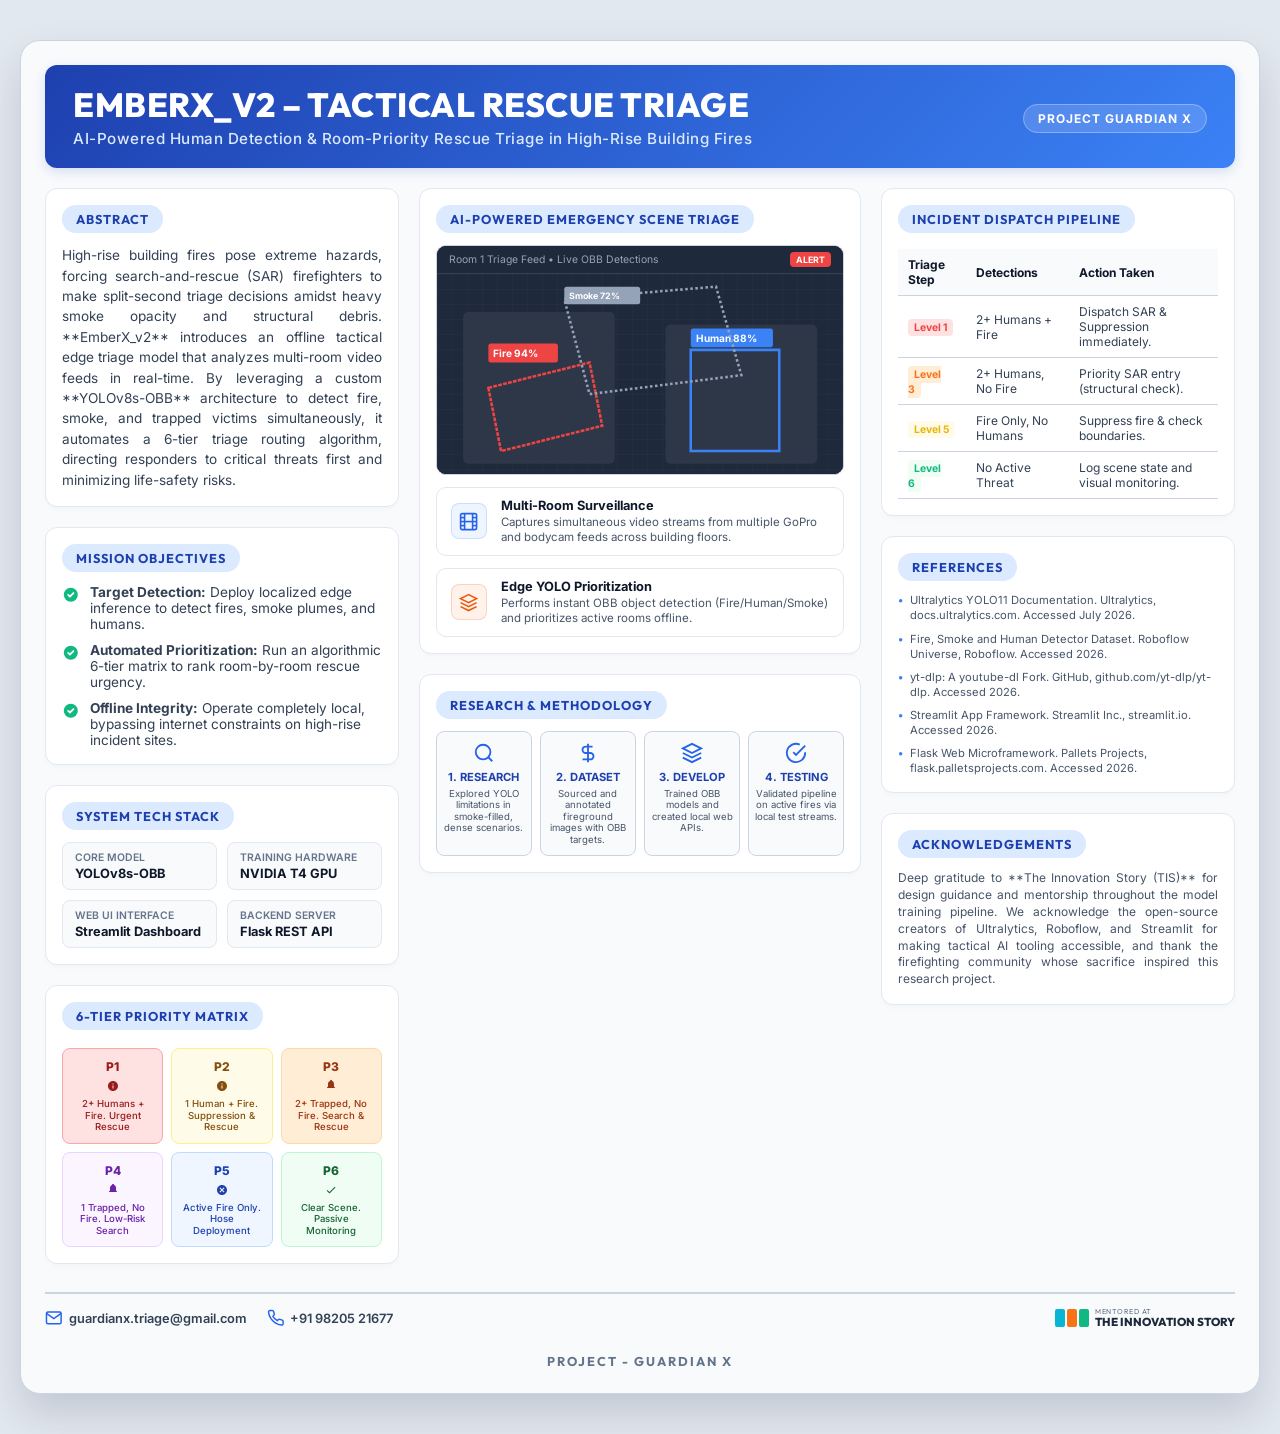
<file: infographic.html>
<!DOCTYPE html>
<html lang="en">
<head>
    <meta charset="UTF-8">
    <meta name="viewport" content="width=device-width, initial-scale=1.0">
    <title>EmberX_v2 Research & Solution Poster</title>
    <!-- Premium Fonts -->
    <link rel="preconnect" href="https://fonts.googleapis.com">
    <link rel="preconnect" href="https://fonts.gstatic.com" crossorigin>
    <link href="https://fonts.googleapis.com/css2?family=Outfit:wght@300;400;500;600;700;800&family=Inter:wght@300;400;500;600;700&display=swap" rel="stylesheet">
    <style>
        /* Theme Reset & Constants */
        * {
            box-sizing: border-box;
            margin: 0;
            padding: 0;
        }

        body {
            font-family: 'Inter', sans-serif;
            background-color: #e2e8f0; /* Grey neutral background for poster board framing */
            color: #1e293b;
            padding: 40px 20px;
            display: flex;
            justify-content: center;
            align-items: center;
            min-height: 100vh;
        }

        /* Widescreen Poster Board */
        .poster-board {
            width: 100%;
            max-width: 1400px;
            background-color: #f8fafc; /* Premium light slate poster background */
            border: 1px solid #cbd5e1;
            border-radius: 20px;
            box-shadow: 0 20px 40px rgba(15, 23, 42, 0.15);
            padding: 24px;
            display: flex;
            flex-direction: column;
            gap: 20px;
        }

        /* Header Block: Styled like 'Track My Things' blue header banner */
        .header-banner {
            width: 100%;
            background: linear-gradient(135deg, #1e40af, #3b82f6); /* Premium blue-to-light-blue gradient */
            border-radius: 12px;
            padding: 20px 28px;
            color: #ffffff;
            display: flex;
            justify-content: space-between;
            align-items: center;
            box-shadow: 0 4px 12px rgba(30, 64, 175, 0.15);
        }

        .header-left h1 {
            font-family: 'Outfit', sans-serif;
            font-size: 2.1rem;
            font-weight: 800;
            letter-spacing: 0.5px;
            line-height: 1.2;
            text-transform: uppercase;
        }

        .header-left p {
            font-size: 0.95rem;
            color: #dbeafe; /* Soft light blue secondary text */
            margin-top: 4px;
            font-weight: 500;
            letter-spacing: 0.5px;
        }

        .header-right {
            text-align: right;
        }

        .header-right .project-tag {
            background-color: rgba(255, 255, 255, 0.15);
            border: 1px solid rgba(255, 255, 255, 0.3);
            border-radius: 20px;
            padding: 6px 14px;
            font-size: 0.75rem;
            font-weight: 700;
            text-transform: uppercase;
            letter-spacing: 1px;
        }

        /* 3-Column Content Grid: Similar to 'VoltCast' and 'Track My Things' */
        .content-grid {
            display: grid;
            grid-template-columns: 1fr 1.25fr 1fr;
            gap: 20px;
        }

        @media (max-width: 1024px) {
            .content-grid {
                grid-template-columns: 1fr;
            }
        }

        /* Card Elements */
        .card {
            background-color: #ffffff;
            border: 1px solid #e2e8f0;
            border-radius: 12px;
            padding: 16px;
            box-shadow: 0 4px 6px -1px rgba(0, 0, 0, 0.02), 0 2px 4px -1px rgba(0, 0, 0, 0.01);
            display: flex;
            flex-direction: column;
            gap: 12px;
            margin-bottom: 20px;
        }

        .card:last-child {
            margin-bottom: 0;
        }

        /* Section Pills: Similar to 'Track My Things' pill headers */
        .section-pill {
            display: inline-block;
            background-color: #dbeafe; /* Soft blue fill */
            color: #1e40af; /* Hard blue text */
            font-family: 'Outfit', sans-serif;
            font-size: 0.8rem;
            font-weight: 700;
            text-transform: uppercase;
            letter-spacing: 1px;
            padding: 6px 14px;
            border-radius: 50px;
            width: fit-content;
        }

        /* Alternative grey section header style (from VoltCast) */
        .section-pill-grey {
            background-color: #f1f5f9;
            color: #475569;
            border: 1px solid #cbd5e1;
        }

        /* Paragraphs & Text lists */
        .card-text {
            font-size: 0.85rem;
            line-height: 1.5;
            color: #334155;
            text-align: justify;
        }

        .objectives-list {
            list-style: none;
            display: flex;
            flex-direction: column;
            gap: 10px;
        }

        .objectives-list li {
            font-size: 0.85rem;
            color: #334155;
            display: flex;
            gap: 10px;
            align-items: flex-start;
        }

        .objectives-list li svg {
            flex-shrink: 0;
            margin-top: 2px;
        }

        /* Tech Stack Tags */
        .tech-grid {
            display: grid;
            grid-template-columns: repeat(2, 1fr);
            gap: 10px;
        }

        .tech-item {
            background-color: #f8fafc;
            border: 1px solid #e2e8f0;
            border-radius: 8px;
            padding: 8px 12px;
            display: flex;
            flex-direction: column;
        }

        .tech-item span {
            font-size: 0.65rem;
            color: #64748b;
            text-transform: uppercase;
            font-weight: 600;
        }

        .tech-item strong {
            font-size: 0.8rem;
            color: #0f172a;
            margin-top: 2px;
        }

        /* 6-Tier Priority Matrix Grid */
        .matrix-grid {
            display: grid;
            grid-template-columns: repeat(3, 1fr);
            gap: 8px;
            margin-top: 6px;
        }

        .matrix-box {
            border-radius: 8px;
            padding: 10px 8px;
            text-align: center;
            display: flex;
            flex-direction: column;
            align-items: center;
            gap: 4px;
            border: 1px solid transparent;
        }

        .matrix-box.p1 { background-color: #fee2e2; border-color: #fca5a5; color: #991b1b; }
        .matrix-box.p2 { background-color: #fefce8; border-color: #fef08a; color: #854d0e; }
        .matrix-box.p3 { background-color: #ffedd5; border-color: #fed7aa; color: #9a3412; }
        .matrix-box.p4 { background-color: #faf5ff; border-color: #e9d5ff; color: #6b21a8; }
        .matrix-box.p5 { background-color: #eff6ff; border-color: #bfdbfe; color: #1e40af; }
        .matrix-box.p6 { background-color: #f0fdf4; border-color: #bbf7d0; color: #166534; }

        .matrix-title {
            font-size: 0.75rem;
            font-weight: 800;
            text-transform: uppercase;
        }

        .matrix-desc {
            font-size: 0.6rem;
            line-height: 1.2;
            font-weight: 500;
        }

        .matrix-icons {
            display: flex;
            gap: 2px;
            justify-content: center;
            margin: 2px 0;
        }

        .matrix-icons svg {
            width: 12px;
            height: 12px;
        }

        /* Middle Column Styles */
        .flow-container {
            display: flex;
            flex-direction: column;
            gap: 12px;
        }

        .flow-step-wrapper {
            display: flex;
            align-items: center;
            background-color: #ffffff;
            border: 1px solid #e2e8f0;
            border-radius: 10px;
            padding: 10px 14px;
            gap: 14px;
            position: relative;
        }

        .flow-icon {
            width: 36px;
            height: 36px;
            border-radius: 8px;
            background-color: rgba(59, 130, 246, 0.08);
            border: 1px solid rgba(59, 130, 246, 0.2);
            color: #2563eb;
            display: flex;
            align-items: center;
            justify-content: center;
            flex-shrink: 0;
        }

        .flow-info {
            display: flex;
            flex-direction: column;
            gap: 2px;
        }

        .flow-info h4 {
            font-size: 0.8rem;
            font-weight: 700;
            color: #0f172a;
        }

        .flow-info p {
            font-size: 0.72rem;
            color: #475569;
            line-height: 1.3;
        }

        /* Methodology Horizontal Steps (Track My Things layout reference) */
        .method-steps {
            display: grid;
            grid-template-columns: repeat(4, 1fr);
            gap: 8px;
            text-align: center;
            position: relative;
        }

        .method-box {
            background-color: #f8fafc;
            border: 1px solid #cbd5e1;
            border-radius: 8px;
            padding: 10px 6px;
            display: flex;
            flex-direction: column;
            align-items: center;
            gap: 4px;
        }

        .method-box h5 {
            font-size: 0.7rem;
            text-transform: uppercase;
            font-weight: 700;
            color: #1e40af;
        }

        .method-box p {
            font-size: 0.6rem;
            color: #475569;
            line-height: 1.2;
        }

        .method-box svg {
            width: 22px;
            height: 22px;
            color: #2563eb;
            margin-bottom: 2px;
        }

        /* Widescreen Mock Surveillance Box */
        .surveillance-mock {
            border: 1px solid #cbd5e1;
            border-radius: 10px;
            overflow: hidden;
            background-color: #0f172a;
            position: relative;
            aspect-ratio: 16/9;
        }

        .surveillance-header {
            background-color: #1e293b;
            padding: 6px 12px;
            display: flex;
            justify-content: space-between;
            align-items: center;
            color: #94a3b8;
            font-size: 0.65rem;
            border-bottom: 1px solid #334155;
        }

        .surveillance-badge {
            background-color: #ef4444;
            color: white;
            padding: 2px 6px;
            border-radius: 4px;
            font-weight: 700;
            font-size: 0.55rem;
            animation: pulse-red 1.5s infinite;
        }

        @keyframes pulse-red {
            0% { opacity: 0.7; }
            50% { opacity: 1; }
            100% { opacity: 0.7; }
        }

        /* Draw a simulated annotated scene inside the mockup using CSS & SVG overlay */
        .mock-frame {
            position: relative;
            width: 100%;
            height: 100%;
            background-color: #1e293b;
            background-image: linear-gradient(rgba(255, 255, 255, 0.02) 1px, transparent 1px), linear-gradient(90deg, rgba(255, 255, 255, 0.02) 1px, transparent 1px);
            background-size: 15px 15px;
            display: flex;
            align-items: center;
            justify-content: center;
        }

        .mock-frame-svg {
            position: absolute;
            inset: 0;
            width: 100%;
            height: 100%;
        }

        /* Right Column Pipeline Table & Actions */
        .pipeline-table {
            width: 100%;
            border-collapse: collapse;
            font-size: 0.75rem;
            margin-top: 4px;
        }

        .pipeline-table th, .pipeline-table td {
            padding: 8px 10px;
            text-align: left;
            border-bottom: 1px solid #cbd5e1;
        }

        .pipeline-table th {
            background-color: #f8fafc;
            font-weight: 700;
            color: #0f172a;
        }

        .pipeline-table td {
            color: #334155;
        }

        .pipeline-badge {
            padding: 2px 6px;
            border-radius: 4px;
            font-weight: 700;
            font-size: 0.65rem;
        }

        .pipeline-badge.red { background-color: #fee2e2; color: #ef4444; }
        .pipeline-badge.orange { background-color: #ffedd5; color: #f97316; }
        .pipeline-badge.yellow { background-color: #fefce8; color: #eab308; }
        .pipeline-badge.green { background-color: #f0fdf4; color: #10b981; }

        /* References & List items */
        .references-list {
            list-style: none;
            display: flex;
            flex-direction: column;
            gap: 8px;
        }

        .references-list li {
            font-size: 0.7rem;
            color: #475569;
            line-height: 1.35;
            padding-left: 12px;
            position: relative;
        }

        .references-list li::before {
            content: "•";
            position: absolute;
            left: 0;
            color: #3b82f6;
            font-weight: bold;
        }

        /* Contacts & Logo Footer Block: Matching reference contact footer styles */
        .footer-banner {
            margin-top: 8px;
            border-top: 2px solid #cbd5e1;
            padding-top: 14px;
            display: flex;
            justify-content: space-between;
            align-items: center;
        }

        .contact-details {
            display: flex;
            gap: 20px;
            font-size: 0.8rem;
            font-weight: 600;
            color: #334155;
        }

        .contact-item {
            display: flex;
            align-items: center;
            gap: 6px;
        }

        .contact-item svg {
            color: #2563eb;
        }

        /* Logo Brand Block */
        .brand-logo-tis {
            display: flex;
            align-items: center;
            gap: 6px;
        }

        .tis-blocks {
            display: flex;
            gap: 2px;
        }

        .tis-block {
            width: 10px;
            height: 18px;
            border-radius: 2px;
        }

        .tis-block.cyan { background-color: #06b6d4; }
        .tis-block.orange { background-color: #f97316; }
        .tis-block.green { background-color: #10b981; }

        .tis-text {
            font-family: 'Outfit', sans-serif;
            font-size: 0.72rem;
            line-height: 1.1;
            display: flex;
            flex-direction: column;
        }

        .tis-text span.small {
            font-size: 0.45rem;
            text-transform: uppercase;
            letter-spacing: 0.5px;
            color: #64748b;
        }

        .tis-text strong {
            font-weight: 800;
            text-transform: uppercase;
            color: #1e293b;
        }

        .project-footer-label {
            text-align: center;
            font-family: 'Outfit', sans-serif;
            font-size: 0.8rem;
            font-weight: 700;
            letter-spacing: 2px;
            text-transform: uppercase;
            color: #64748b;
            margin-top: 4px;
        }

        /* Printable A3 Size Landscape Styles */
        @media print {
            @page {
                size: A3 landscape;
                margin: 0;
            }
            html, body {
                width: 420mm;
                height: 297mm;
                margin: 0;
                padding: 0;
                background-color: #ffffff;
                -webkit-print-color-adjust: exact;
                print-color-adjust: exact;
            }
            .poster-board {
                width: 420mm;
                height: 297mm;
                margin: 0;
                padding: 12mm;
                border: none;
                border-radius: 0;
                box-shadow: none;
                background-color: #f8fafc !important;
                gap: 6mm;
                box-sizing: border-box;
                display: flex;
                flex-direction: column;
                justify-content: space-between;
            }
            .header-banner {
                padding: 12px 24px;
                background: linear-gradient(135deg, #1e40af, #3b82f6) !important;
                -webkit-print-color-adjust: exact;
                print-color-adjust: exact;
            }
            .content-grid {
                gap: 6mm;
                margin-bottom: 0;
            }
            .card {
                padding: 10px 14px;
                margin-bottom: 0;
                box-shadow: none;
                border: 1px solid #e2e8f0;
                background-color: #ffffff !important;
                -webkit-print-color-adjust: exact;
                print-color-adjust: exact;
            }
            .matrix-box {
                -webkit-print-color-adjust: exact;
                print-color-adjust: exact;
            }
            .matrix-box.p1 { background-color: #fee2e2 !important; }
            .matrix-box.p2 { background-color: #fefce8 !important; }
            .matrix-box.p3 { background-color: #ffedd5 !important; }
            .matrix-box.p4 { background-color: #faf5ff !important; }
            .matrix-box.p5 { background-color: #eff6ff !important; }
            .matrix-box.p6 { background-color: #f0fdf4 !important; }
            .surveillance-mock {
                background-color: #0f172a !important;
            }
            .surveillance-header {
                background-color: #1e293b !important;
            }
            .mock-frame {
                background-color: #1e293b !important;
            }
            .method-box {
                background-color: #f8fafc !important;
            }
            .tis-block.cyan { background-color: #06b6d4 !important; }
            .tis-block.orange { background-color: #f97316 !important; }
            .tis-block.green { background-color: #10b981 !important; }
            .footer-banner {
                margin-top: 0;
                padding-top: 10px;
            }
            .project-footer-label {
                margin-top: 0;
            }
        }
    </style>
</head>
<body>

    <div class="poster-board">
        <!-- Header Banner Block -->
        <header class="header-banner">
            <div class="header-left">
                <h1>EmberX_v2 – Tactical Rescue Triage</h1>
                <p>AI-Powered Human Detection &amp; Room-Priority Rescue Triage in High-Rise Building Fires</p>
            </div>
            <div class="header-right">
                <span class="project-tag">Project Guardian X</span>
            </div>
        </header>

        <!-- Main Poster 3-Column Content Grid -->
        <main class="content-grid">
            
            <!-- Column 1: Core Foundation -->
            <div class="column-left">
                <!-- Abstract Card -->
                <div class="card">
                    <span class="section-pill">Abstract</span>
                    <p class="card-text">
                        High-rise building fires pose extreme hazards, forcing search-and-rescue (SAR) firefighters to make split-second triage decisions amidst heavy smoke opacity and structural debris. **EmberX_v2** introduces an offline tactical edge triage model that analyzes multi-room video feeds in real-time. By leveraging a custom **YOLOv8s-OBB** architecture to detect fire, smoke, and trapped victims simultaneously, it automates a 6-tier triage routing algorithm, directing responders to critical threats first and minimizing life-safety risks.
                    </p>
                </div>

                <!-- Objectives Card -->
                <div class="card">
                    <span class="section-pill">Mission Objectives</span>
                    <ul class="objectives-list">
                        <li>
                            <svg viewBox="0 0 20 20" fill="currentColor" style="width:1.1rem; height:1.1rem; color:#10b981;"><path fill-rule="evenodd" d="M10 18a8 8 0 100-16 8 8 0 000 16zm3.707-9.293a1 1 0 00-1.414-1.414L9 10.586 7.707 9.293a1 1 0 00-1.414 1.414l2 2a1 1 0 001.414 0l4-4z" clip-rule="evenodd"/></svg>
                            <span><strong>Target Detection:</strong> Deploy localized edge inference to detect fires, smoke plumes, and humans.</span>
                        </li>
                        <li>
                            <svg viewBox="0 0 20 20" fill="currentColor" style="width:1.1rem; height:1.1rem; color:#10b981;"><path fill-rule="evenodd" d="M10 18a8 8 0 100-16 8 8 0 000 16zm3.707-9.293a1 1 0 00-1.414-1.414L9 10.586 7.707 9.293a1 1 0 00-1.414 1.414l2 2a1 1 0 001.414 0l4-4z" clip-rule="evenodd"/></svg>
                            <span><strong>Automated Prioritization:</strong> Run an algorithmic 6-tier matrix to rank room-by-room rescue urgency.</span>
                        </li>
                        <li>
                            <svg viewBox="0 0 20 20" fill="currentColor" style="width:1.1rem; height:1.1rem; color:#10b981;"><path fill-rule="evenodd" d="M10 18a8 8 0 100-16 8 8 0 000 16zm3.707-9.293a1 1 0 00-1.414-1.414L9 10.586 7.707 9.293a1 1 0 00-1.414 1.414l2 2a1 1 0 001.414 0l4-4z" clip-rule="evenodd"/></svg>
                            <span><strong>Offline Integrity:</strong> Operate completely local, bypassing internet constraints on high-rise incident sites.</span>
                        </li>
                    </ul>
                </div>

                <!-- Tech Stack Card -->
                <div class="card">
                    <span class="section-pill">System Tech Stack</span>
                    <div class="tech-grid">
                        <div class="tech-item">
                            <span>Core Model</span>
                            <strong>YOLOv8s-OBB</strong>
                        </div>
                        <div class="tech-item">
                            <span>Training Hardware</span>
                            <strong>NVIDIA T4 GPU</strong>
                        </div>
                        <div class="tech-item">
                            <span>Web UI Interface</span>
                            <strong>Streamlit Dashboard</strong>
                        </div>
                        <div class="tech-item">
                            <span>Backend Server</span>
                            <strong>Flask REST API</strong>
                        </div>
                    </div>
                </div>

                <!-- 6-Tier Priority Matrix Card -->
                <div class="card">
                    <span class="section-pill">6-Tier Priority Matrix</span>
                    <div class="matrix-grid">
                        <div class="matrix-box p1">
                            <span class="matrix-title">P1</span>
                            <div class="matrix-icons">
                                <svg viewBox="0 0 24 24" fill="currentColor"><path d="M12 2C6.48 2 2 6.48 2 12s4.48 10 10 10 10-4.48 10-10S17.52 2 12 2zm1 15h-2v-6h2v6zm0-8h-2V7h2v2z"/></svg>
                            </div>
                            <span class="matrix-desc">2+ Humans + Fire. Urgent Rescue</span>
                        </div>
                        <div class="matrix-box p2">
                            <span class="matrix-title">P2</span>
                            <div class="matrix-icons">
                                <svg viewBox="0 0 24 24" fill="currentColor"><path d="M12 2C6.48 2 2 6.48 2 12s4.48 10 10 10 10-4.48 10-10S17.52 2 12 2zm1 15h-2v-6h2v6zm0-8h-2V7h2v2z"/></svg>
                            </div>
                            <span class="matrix-desc">1 Human + Fire. Suppression &amp; Rescue</span>
                        </div>
                        <div class="matrix-box p3">
                            <span class="matrix-title">P3</span>
                            <div class="matrix-icons">
                                <svg viewBox="0 0 24 24" fill="currentColor"><path d="M12 2c1.1 0 2-.9 2-2H10c0 1.1.9 2 2 2zm6 11V8c0-3.07-1.63-5.64-4.5-6.32V1c0-.55-.45-1-1-1s-1 .45-1 1v.68C7.63 2.36 6 4.92 6 8v5l-2 2v1h16v-1l-2-2z"/></svg>
                            </div>
                            <span class="matrix-desc">2+ Trapped, No Fire. Search &amp; Rescue</span>
                        </div>
                        <div class="matrix-box p4">
                            <span class="matrix-title">P4</span>
                            <div class="matrix-icons">
                                <svg viewBox="0 0 24 24" fill="currentColor"><path d="M12 2c1.1 0 2-.9 2-2H10c0 1.1.9 2 2 2zm6 11V8c0-3.07-1.63-5.64-4.5-6.32V1c0-.55-.45-1-1-1s-1 .45-1 1v.68C7.63 2.36 6 4.92 6 8v5l-2 2v1h16v-1l-2-2z"/></svg>
                            </div>
                            <span class="matrix-desc">1 Trapped, No Fire. Low-Risk Search</span>
                        </div>
                        <div class="matrix-box p5">
                            <span class="matrix-title">P5</span>
                            <div class="matrix-icons">
                                <svg viewBox="0 0 24 24" fill="currentColor"><path d="M12 2C6.47 2 2 6.47 2 12s4.47 10 10 10 10-4.47 10-10S17.53 2 12 2zm5 13.59L15.59 17 12 13.41 8.41 17 7 15.59 10.59 12 7 8.41 8.41 7 12 10.59 15.59 7 17 8.41 13.41 12 17 15.59z"/></svg>
                            </div>
                            <span class="matrix-desc">Active Fire Only. Hose Deployment</span>
                        </div>
                        <div class="matrix-box p6">
                            <span class="matrix-title">P6</span>
                            <div class="matrix-icons">
                                <svg viewBox="0 0 24 24" fill="currentColor"><path d="M9 16.17L4.83 12l-1.42 1.41L9 19 21 7l-1.41-1.41z"/></svg>
                            </div>
                            <span class="matrix-desc">Clear Scene. Passive Monitoring</span>
                        </div>
                    </div>
                </div>
            </div>

            <!-- Column 2: System Workflow & Methodology -->
            <div class="column-middle">
                <!-- Triage flow card -->
                <div class="card">
                    <span class="section-pill">AI-Powered Emergency Scene Triage</span>
                    
                    <!-- Surveillance mockup drawing in SVG -->
                    <div class="surveillance-mock">
                        <div class="surveillance-header">
                            <span>Room 1 Triage Feed &bull; Live OBB Detections</span>
                            <span class="surveillance-badge">ALERT</span>
                        </div>
                        <div class="mock-frame">
                            <svg class="mock-frame-svg" viewBox="0 0 320 180">
                                <!-- Background shapes resembling building interior -->
                                <rect x="20" y="30" width="120" height="120" fill="#2d3748" rx="4"/>
                                <rect x="180" y="40" width="120" height="110" fill="#2d3748" rx="4"/>
                                
                                <!-- Bounding Box Fire OBB (Oriented Bounding Box) -->
                                <polygon points="40,90 120,70 130,120 50,140" fill="none" stroke="#ef4444" stroke-width="2" stroke-dasharray="3 1"/>
                                <rect x="40" y="55" width="55" height="15" fill="#ef4444" rx="2"/>
                                <text x="44" y="66" font-family="'Inter', sans-serif" font-size="8" font-weight="700" fill="white">Fire 94%</text>
                                
                                <!-- Bounding Box Human OBB -->
                                <polygon points="200,60 270,60 270,140 200,140" fill="none" stroke="#3b82f6" stroke-width="2"/>
                                <rect x="200" y="43" width="65" height="15" fill="#3b82f6" rx="2"/>
                                <text x="204" y="54" font-family="'Inter', sans-serif" font-size="8" font-weight="700" fill="white">Human 88%</text>
                                
                                <!-- Bounding Box Smoke OBB -->
                                <polygon points="100,20 220,10 240,80 120,95" fill="none" stroke="#94a3b8" stroke-width="2" stroke-dasharray="2 2"/>
                                <rect x="100" y="10" width="60" height="14" fill="#94a3b8" rx="2"/>
                                <text x="104" y="20" font-family="'Inter', sans-serif" font-size="7" font-weight="700" fill="white">Smoke 72%</text>
                            </svg>
                        </div>
                    </div>

                    <!-- Flow Diagram -->
                    <div class="flow-container">
                        <div class="flow-step-wrapper">
                            <div class="flow-icon">
                                <svg viewBox="0 0 24 24" fill="none" stroke="currentColor" stroke-width="2" style="width:1.2rem;height:1.2rem;"><rect x="2" y="2" width="20" height="20" rx="2.18" ry="2.18"/><line x1="7" y1="2" x2="7" y2="22"/><line x1="17" y1="2" x2="17" y2="22"/><line x1="2" y1="12" x2="22" y2="12"/><line x1="2" y1="7" x2="7" y2="7"/><line x1="2" y1="17" x2="7" y2="17"/><line x1="17" y1="17" x2="22" y2="17"/><line x1="17" y1="7" x2="22" y2="7"/></svg>
                            </div>
                            <div class="flow-info">
                                <h4>Multi-Room Surveillance</h4>
                                <p>Captures simultaneous video streams from multiple GoPro and bodycam feeds across building floors.</p>
                            </div>
                        </div>

                        <div class="flow-step-wrapper">
                            <div class="flow-icon" style="color: #ea580c; background-color: rgba(234, 88, 12, 0.08); border-color: rgba(234, 88, 12, 0.2);">
                                <svg viewBox="0 0 24 24" fill="none" stroke="currentColor" stroke-width="2" style="width:1.2rem;height:1.2rem;"><polygon points="12 2 2 7 12 12 22 7 12 2"/><polyline points="2 17 12 22 22 17"/><polyline points="2 12 12 17 22 12"/></svg>
                            </div>
                            <div class="flow-info">
                                <h4>Edge YOLO Prioritization</h4>
                                <p>Performs instant OBB object detection (Fire/Human/Smoke) and prioritizes active rooms offline.</p>
                            </div>
                        </div>
                    </div>
                </div>

                <!-- Methodology Card: References 'Track My Things' 4-step layout block -->
                <div class="card">
                    <span class="section-pill">Research &amp; Methodology</span>
                    <div class="method-steps">
                        <div class="method-box">
                            <svg viewBox="0 0 24 24" fill="none" stroke="currentColor" stroke-width="2"><circle cx="11" cy="11" r="8"/><line x1="21" y1="21" x2="16.65" y2="16.65"/></svg>
                            <h5>1. Research</h5>
                            <p>Explored YOLO limitations in smoke-filled, dense scenarios.</p>
                        </div>
                        <div class="method-box">
                            <svg viewBox="0 0 24 24" fill="none" stroke="currentColor" stroke-width="2"><path d="M12 2v20M17 5H9.5a3.5 3.5 0 0 0 0 7h5a3.5 3.5 0 0 1 0 7H6"/></svg>
                            <h5>2. Dataset</h5>
                            <p>Sourced and annotated fireground images with OBB targets.</p>
                        </div>
                        <div class="method-box">
                            <svg viewBox="0 0 24 24" fill="none" stroke="currentColor" stroke-width="2"><polygon points="12 2 2 7 12 12 22 7 12 2"/><polyline points="2 17 12 22 22 17"/><polyline points="2 12 12 17 22 12"/></svg>
                            <h5>3. Develop</h5>
                            <p>Trained OBB models and created local web APIs.</p>
                        </div>
                        <div class="method-box">
                            <svg viewBox="0 0 24 24" fill="none" stroke="currentColor" stroke-width="2"><path d="M22 11.08V12a10 10 0 1 1-5.93-9.14"/><polyline points="22 4 12 14.01 9 11.01"/></svg>
                            <h5>4. Testing</h5>
                            <p>Validated pipeline on active fires via local test streams.</p>
                        </div>
                    </div>
                </div>
            </div>

            <!-- Column 3: Pipeline, References & Credits -->
            <div class="column-right">
                <!-- Dispatch Pipeline Card -->
                <div class="card">
                    <span class="section-pill">Incident Dispatch Pipeline</span>
                    <table class="pipeline-table">
                        <thead>
                            <tr>
                                <th>Triage Step</th>
                                <th>Detections</th>
                                <th>Action Taken</th>
                            </tr>
                        </thead>
                        <tbody>
                            <tr>
                                <td><span class="pipeline-badge red">Level 1</span></td>
                                <td>2+ Humans + Fire</td>
                                <td>Dispatch SAR &amp; Suppression immediately.</td>
                            </tr>
                            <tr>
                                <td><span class="pipeline-badge orange">Level 3</span></td>
                                <td>2+ Humans, No Fire</td>
                                <td>Priority SAR entry (structural check).</td>
                            </tr>
                            <tr>
                                <td><span class="pipeline-badge yellow">Level 5</span></td>
                                <td>Fire Only, No Humans</td>
                                <td>Suppress fire &amp; check boundaries.</td>
                            </tr>
                            <tr>
                                <td><span class="pipeline-badge green">Level 6</span></td>
                                <td>No Active Threat</td>
                                <td>Log scene state and visual monitoring.</td>
                            </tr>
                        </tbody>
                    </table>
                </div>

                <!-- References Card -->
                <div class="card">
                    <span class="section-pill">References</span>
                    <ul class="references-list">
                        <li>Ultralytics YOLO11 Documentation. Ultralytics, docs.ultralytics.com. Accessed July 2026.</li>
                        <li>Fire, Smoke and Human Detector Dataset. Roboflow Universe, Roboflow. Accessed 2026.</li>
                        <li>yt-dlp: A youtube-dl Fork. GitHub, github.com/yt-dlp/yt-dlp. Accessed 2026.</li>
                        <li>Streamlit App Framework. Streamlit Inc., streamlit.io. Accessed 2026.</li>
                        <li>Flask Web Microframework. Pallets Projects, flask.palletsprojects.com. Accessed 2026.</li>
                    </ul>
                </div>

                <!-- Acknowledgements Card -->
                <div class="card">
                    <span class="section-pill">Acknowledgements</span>
                    <p class="card-text" style="font-size: 0.75rem; color: #475569; line-height: 1.4;">
                        Deep gratitude to **The Innovation Story (TIS)** for design guidance and mentorship throughout the model training pipeline. We acknowledge the open-source creators of Ultralytics, Roboflow, and Streamlit for making tactical AI tooling accessible, and thank the firefighting community whose sacrifice inspired this research project.
                    </p>
                </div>
            </div>

        </main>

        <!-- Footer Banner & Logo Layout -->
        <footer class="footer-banner">
            <div class="contact-details">
                <div class="contact-item">
                    <svg viewBox="0 0 24 24" fill="none" stroke="currentColor" stroke-width="2" style="width:1.1rem; height:1.1rem;"><path d="M4 4h16c1.1 0 2 .9 2 2v12c0 1.1-.9 2-2 2H4c-1.1 0-2-.9-2-2V6c0-1.1.9-2 2-2z"/><polyline points="22,6 12,13 2,6"/></svg>
                    <span>guardianx.triage@gmail.com</span>
                </div>
                <div class="contact-item">
                    <svg viewBox="0 0 24 24" fill="none" stroke="currentColor" stroke-width="2" style="width:1.1rem; height:1.1rem;"><path d="M22 16.92v3a2 2 0 0 1-2.18 2 19.79 19.79 0 0 1-8.63-3.07 19.5 19.5 0 0 1-6-6 19.79 19.79 0 0 1-3.07-8.67A2 2 0 0 1 4.11 2h3a2 2 0 0 1 2 1.72 12.84 12.84 0 0 0 .7 2.81 2 2 0 0 1-.45 2.11L8.09 9.91a16 16 0 0 0 6 6l1.27-1.27a2 2 0 0 1 2.11-.45 12.84 12.84 0 0 0 2.81.7A2 2 0 0 1 22 16.92z"/></svg>
                    <span>+91 98205 21677</span>
                </div>
            </div>
            
            <div class="brand-logo-tis">
                <div class="tis-blocks">
                    <div class="tis-block cyan"></div>
                    <div class="tis-block orange"></div>
                    <div class="tis-block green"></div>
                </div>
                <div class="tis-text">
                    <span class="small">Mentored At</span>
                    <strong>The Innovation Story</strong>
                </div>
            </div>
        </footer>
        <div class="project-footer-label">Project - Guardian X</div>
    </div>

</body>
</html>
</file>
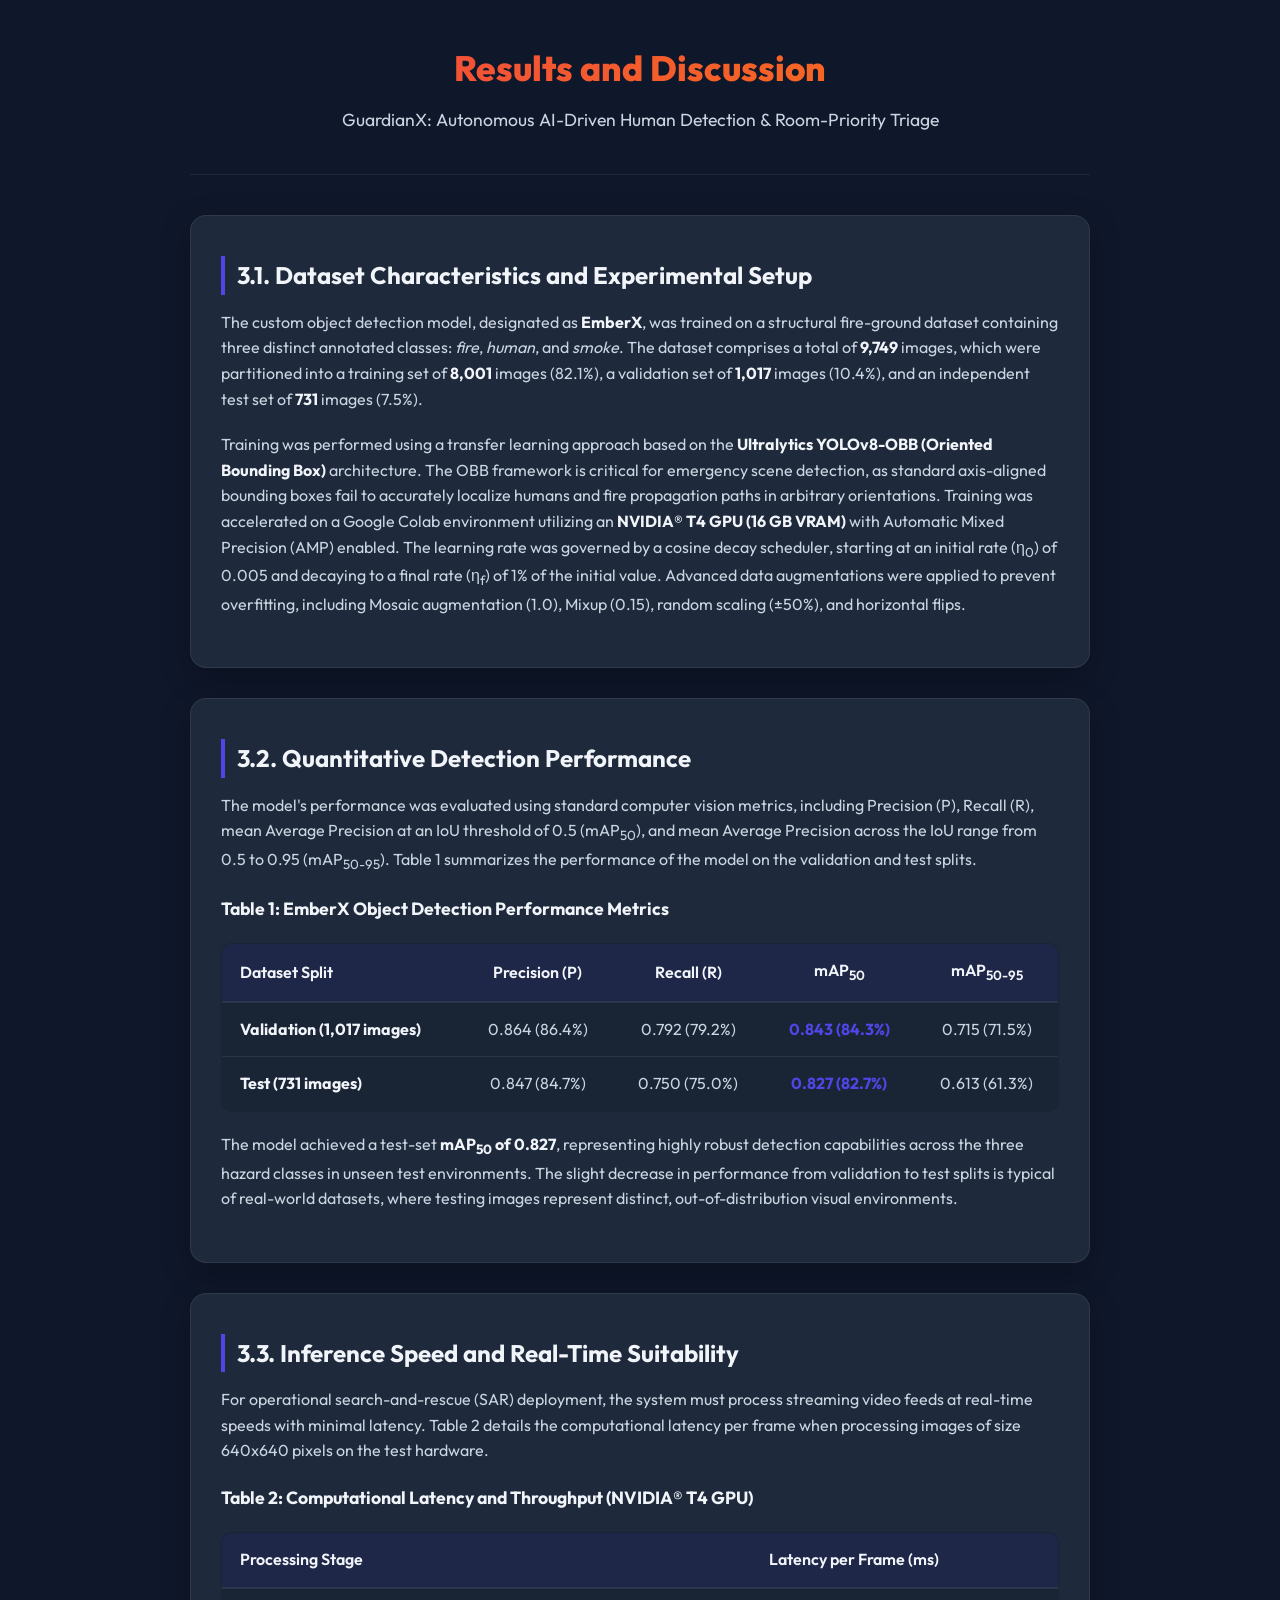
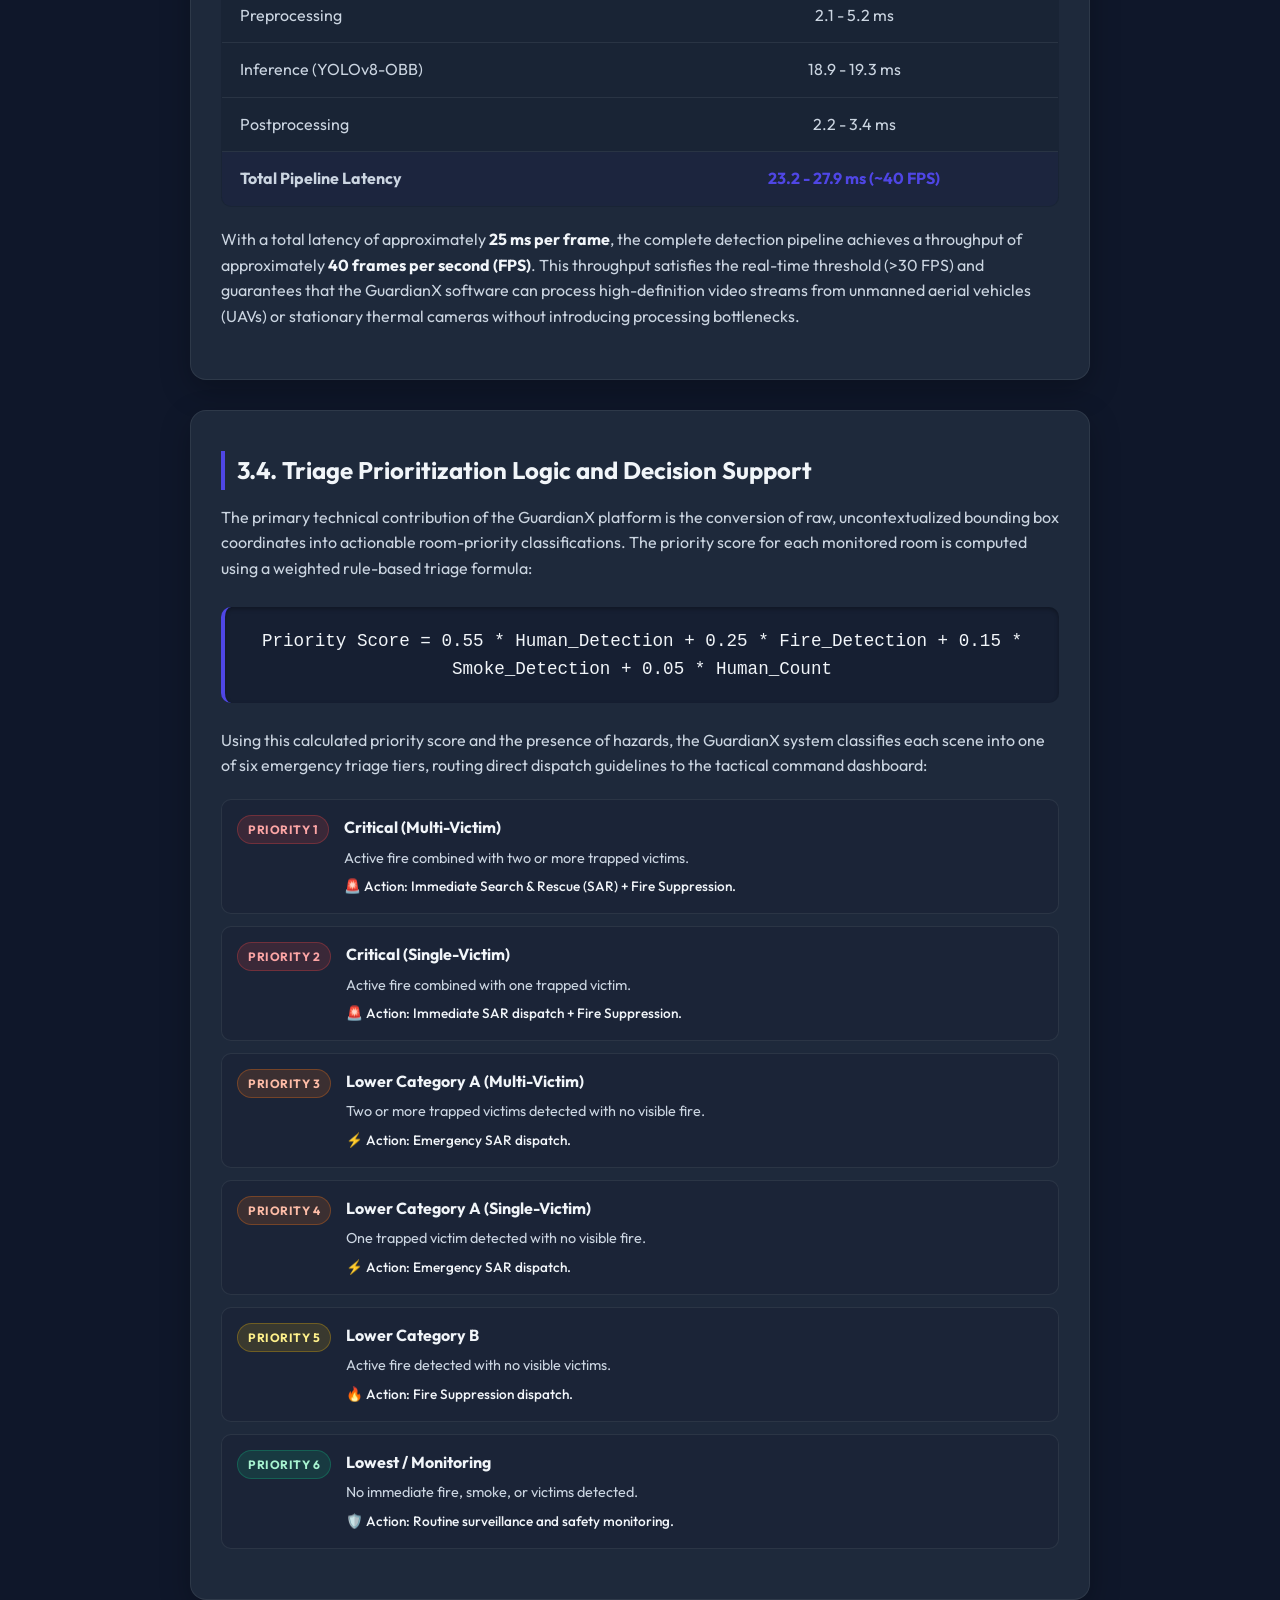
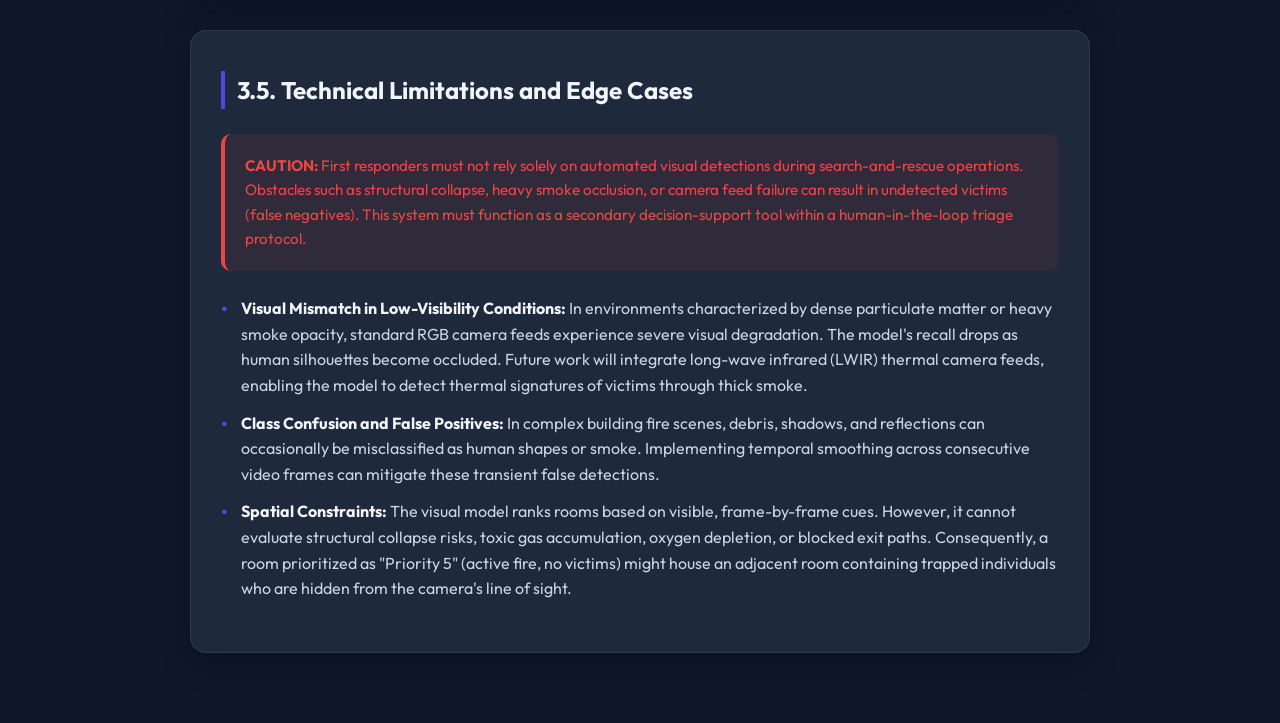
<file: results_and_discussion.html>
<!DOCTYPE html>
<html lang="en">
<head>
    <meta charset="UTF-8">
    <meta name="viewport" content="width=device-width, initial-scale=1.0">
    <title>Results and Discussion - GuardianX Research</title>
    <link rel="preconnect" href="https://fonts.googleapis.com">
    <link rel="preconnect" href="https://fonts.gstatic.com" crossorigin>
    <link href="https://fonts.googleapis.com/css2?family=Outfit:wght@300;400;500;600;700;800&display=swap" rel="stylesheet">
    <style>
        :root {
            --bg-dark: #0f172a;
            --bg-card: #1e293b;
            --border-color: rgba(226, 232, 240, 0.08);
            --text-primary: #f1f5f9;
            --text-secondary: #cbd5e1;
            --accent: #4f46e5;
            --accent-glow: rgba(79, 70, 229, 0.25);
            --color-danger: #ef4444;
            --color-warning: #f97316;
            --color-success: #10b981;
            --radius-lg: 16px;
            --radius-md: 10px;
        }

        * {
            box-sizing: border-box;
            margin: 0;
            padding: 0;
        }

        body {
            font-family: 'Outfit', sans-serif;
            background-color: var(--bg-dark);
            color: var(--text-primary);
            padding: 40px 20px;
            line-height: 1.6;
        }

        .container {
            max-width: 900px;
            margin: 0 auto;
        }

        header {
            text-align: center;
            margin-bottom: 40px;
            padding-bottom: 20px;
            border-bottom: 1px solid var(--border-color);
        }

        h1 {
            font-size: 2.2rem;
            font-weight: 800;
            background: linear-gradient(135deg, #ef4444, #f97316);
            -webkit-background-clip: text;
            -webkit-text-fill-color: transparent;
            margin-bottom: 10px;
        }

        header p {
            color: var(--text-secondary);
            font-size: 1.1rem;
        }

        .card {
            background-color: var(--bg-card);
            border: 1px solid var(--border-color);
            border-radius: var(--radius-lg);
            padding: 30px;
            margin-bottom: 30px;
            box-shadow: 0 10px 30px rgba(0, 0, 0, 0.25);
        }

        h2 {
            font-size: 1.5rem;
            color: var(--text-primary);
            margin-bottom: 15px;
            border-left: 4px solid var(--accent);
            padding-left: 12px;
            margin-top: 10px;
        }

        p {
            color: var(--text-secondary);
            margin-bottom: 20px;
            font-size: 1rem;
        }

        strong {
            color: var(--text-primary);
        }

        table {
            width: 100%;
            border-collapse: collapse;
            margin: 20px 0;
            background-color: rgba(15, 23, 42, 0.3);
            border-radius: var(--radius-md);
            overflow: hidden;
            border: 1px solid var(--border-color);
        }

        th, td {
            padding: 14px 18px;
            text-align: left;
        }

        th {
            background-color: rgba(79, 70, 229, 0.1);
            color: var(--text-primary);
            font-weight: 600;
            border-bottom: 2px solid var(--border-color);
        }

        td {
            border-bottom: 1px solid var(--border-color);
            color: var(--text-secondary);
        }

        tr:last-child td {
            border-bottom: none;
        }

        .text-center {
            text-align: center;
        }

        .highlight {
            font-weight: 700;
            color: var(--accent);
        }

        .formula-box {
            background-color: rgba(15, 23, 42, 0.5);
            border-left: 4px solid var(--accent);
            padding: 20px;
            border-radius: var(--radius-md);
            font-family: monospace;
            font-size: 1.1rem;
            text-align: center;
            margin: 25px 0;
            box-shadow: inset 0 2px 4px rgba(0,0,0,0.3);
            color: var(--text-primary);
        }

        .caution-box {
            background-color: rgba(239, 68, 68, 0.08);
            border-left: 4px solid var(--color-danger);
            padding: 20px;
            border-radius: var(--radius-md);
            margin: 25px 0;
            color: var(--color-danger);
            font-size: 0.95rem;
        }

        .caution-box strong {
            color: var(--color-danger);
        }

        ul {
            list-style-type: none;
            margin-bottom: 20px;
        }

        li {
            position: relative;
            padding-left: 20px;
            margin-bottom: 12px;
            color: var(--text-secondary);
        }

        li::before {
            content: "•";
            color: var(--accent);
            font-weight: bold;
            font-size: 1.2rem;
            position: absolute;
            left: 0;
            top: -2px;
        }

        .priority-list {
            margin: 20px 0;
        }

        .priority-item {
            background: rgba(15, 23, 42, 0.2);
            border: 1px solid var(--border-color);
            border-radius: var(--radius-md);
            padding: 15px;
            margin-bottom: 12px;
            display: flex;
            align-items: flex-start;
            gap: 15px;
        }

        .priority-badge {
            padding: 4px 10px;
            border-radius: 50px;
            font-size: 0.75rem;
            font-weight: 700;
            text-transform: uppercase;
            letter-spacing: 0.5px;
            white-space: nowrap;
        }

        .p1 { background-color: rgba(239, 68, 68, 0.15); color: #fca5a5; border: 1px solid rgba(239, 68, 68, 0.3); }
        .p2 { background-color: rgba(239, 68, 68, 0.15); color: #fca5a5; border: 1px solid rgba(239, 68, 68, 0.3); }
        .p3 { background-color: rgba(249, 115, 22, 0.15); color: #fdbca7; border: 1px solid rgba(249, 115, 22, 0.3); }
        .p4 { background-color: rgba(249, 115, 22, 0.15); color: #fdbca7; border: 1px solid rgba(249, 115, 22, 0.3); }
        .p5 { background-color: rgba(234, 179, 8, 0.15); color: #fef08a; border: 1px solid rgba(234, 179, 8, 0.3); }
        .p6 { background-color: rgba(16, 185, 129, 0.15); color: #a7f3d0; border: 1px solid rgba(16, 185, 129, 0.3); }

        .priority-text strong {
            display: block;
            margin-bottom: 4px;
            font-size: 1rem;
        }

        .priority-text span {
            font-size: 0.9rem;
            color: var(--text-secondary);
        }

        .action-dispatch {
            margin-top: 6px;
            font-size: 0.85rem;
            color: var(--text-primary);
            font-weight: 500;
        }

        hr {
            border: 0;
            height: 1px;
            background: var(--border-color);
            margin: 30px 0;
        }
    </style>
</head>
<body>
    <div class="container">
        <header>
            <h1>Results and Discussion</h1>
            <p>GuardianX: Autonomous AI-Driven Human Detection & Room-Priority Triage</p>
        </header>

        <div class="card">
            <h2>3.1. Dataset Characteristics and Experimental Setup</h2>
            <p>The custom object detection model, designated as <strong>EmberX</strong>, was trained on a structural fire-ground dataset containing three distinct annotated classes: <em>fire</em>, <em>human</em>, and <em>smoke</em>. The dataset comprises a total of <strong>9,749</strong> images, which were partitioned into a training set of <strong>8,001</strong> images (82.1%), a validation set of <strong>1,017</strong> images (10.4%), and an independent test set of <strong>731</strong> images (7.5%).</p> 
            <p>Training was performed using a transfer learning approach based on the <strong>Ultralytics YOLOv8-OBB (Oriented Bounding Box)</strong> architecture. The OBB framework is critical for emergency scene detection, as standard axis-aligned bounding boxes fail to accurately localize humans and fire propagation paths in arbitrary orientations. Training was accelerated on a Google Colab environment utilizing an <strong>NVIDIA® T4 GPU (16 GB VRAM)</strong> with Automatic Mixed Precision (AMP) enabled. The learning rate was governed by a cosine decay scheduler, starting at an initial rate (&eta;<sub>0</sub>) of 0.005 and decaying to a final rate (&eta;<sub>f</sub>) of 1% of the initial value. Advanced data augmentations were applied to prevent overfitting, including Mosaic augmentation (1.0), Mixup (0.15), random scaling (&plusmn;50%), and horizontal flips.</p>
        </div>

        <div class="card">
            <h2>3.2. Quantitative Detection Performance</h2>
            <p>The model's performance was evaluated using standard computer vision metrics, including Precision (P), Recall (R), mean Average Precision at an IoU threshold of 0.5 (mAP<sub>50</sub>), and mean Average Precision across the IoU range from 0.5 to 0.95 (mAP<sub>50-95</sub>). Table 1 summarizes the performance of the model on the validation and test splits.</p>

            <h3 style="font-size: 1.1rem; margin-top: 15px; margin-bottom: 5px;">Table 1: EmberX Object Detection Performance Metrics</h3>
            <table>
                <thead>
                    <tr>
                        <th>Dataset Split</th>
                        <th class="text-center">Precision (P)</th>
                        <th class="text-center">Recall (R)</th>
                        <th class="text-center">mAP<sub>50</sub></th>
                        <th class="text-center">mAP<sub>50-95</sub></th>
                    </tr>
                </thead>
                <tbody>
                    <tr>
                        <td><strong>Validation (1,017 images)</strong></td>
                        <td class="text-center">0.864 (86.4%)</td>
                        <td class="text-center">0.792 (79.2%)</td>
                        <td class="text-center highlight">0.843 (84.3%)</td>
                        <td class="text-center">0.715 (71.5%)</td>
                    </tr>
                    <tr>
                        <td><strong>Test (731 images)</strong></td>
                        <td class="text-center">0.847 (84.7%)</td>
                        <td class="text-center">0.750 (75.0%)</td>
                        <td class="text-center highlight">0.827 (82.7%)</td>
                        <td class="text-center">0.613 (61.3%)</td>
                    </tr>
                </tbody>
            </table>
            <p>The model achieved a test-set <strong>mAP<sub>50</sub> of 0.827</strong>, representing highly robust detection capabilities across the three hazard classes in unseen test environments. The slight decrease in performance from validation to test splits is typical of real-world datasets, where testing images represent distinct, out-of-distribution visual environments.</p>
        </div>

        <div class="card">
            <h2>3.3. Inference Speed and Real-Time Suitability</h2>
            <p>For operational search-and-rescue (SAR) deployment, the system must process streaming video feeds at real-time speeds with minimal latency. Table 2 details the computational latency per frame when processing images of size 640x640 pixels on the test hardware.</p>

            <h3 style="font-size: 1.1rem; margin-top: 15px; margin-bottom: 5px;">Table 2: Computational Latency and Throughput (NVIDIA® T4 GPU)</h3>
            <table>
                <thead>
                    <tr>
                        <th>Processing Stage</th>
                        <th class="text-center">Latency per Frame (ms)</th>
                    </tr>
                </thead>
                <tbody>
                    <tr>
                        <td>Preprocessing</td>
                        <td class="text-center">2.1 - 5.2 ms</td>
                    </tr>
                    <tr>
                        <td>Inference (YOLOv8-OBB)</td>
                        <td class="text-center">18.9 - 19.3 ms</td>
                    </tr>
                    <tr>
                        <td>Postprocessing</td>
                        <td class="text-center">2.2 - 3.4 ms</td>
                    </tr>
                    <tr style="font-weight: bold; background-color: rgba(79, 70, 229, 0.05);">
                        <td>Total Pipeline Latency</td>
                        <td class="text-center highlight">23.2 - 27.9 ms (~40 FPS)</td>
                    </tr>
                </tbody>
            </table>
            <p>With a total latency of approximately <strong>25 ms per frame</strong>, the complete detection pipeline achieves a throughput of approximately <strong>40 frames per second (FPS)</strong>. This throughput satisfies the real-time threshold (&gt;30 FPS) and guarantees that the GuardianX software can process high-definition video streams from unmanned aerial vehicles (UAVs) or stationary thermal cameras without introducing processing bottlenecks.</p>
        </div>

        <div class="card">
            <h2>3.4. Triage Prioritization Logic and Decision Support</h2>
            <p>The primary technical contribution of the GuardianX platform is the conversion of raw, uncontextualized bounding box coordinates into actionable room-priority classifications. The priority score for each monitored room is computed using a weighted rule-based triage formula:</p>

            <div class="formula-box">
                Priority Score = 0.55 * Human_Detection + 0.25 * Fire_Detection + 0.15 * Smoke_Detection + 0.05 * Human_Count
            </div>

            <p>Using this calculated priority score and the presence of hazards, the GuardianX system classifies each scene into one of six emergency triage tiers, routing direct dispatch guidelines to the tactical command dashboard:</p>

            <div class="priority-list">
                <div class="priority-item">
                    <span class="priority-badge p1">Priority 1</span>
                    <div class="priority-text">
                        <strong>Critical (Multi-Victim)</strong>
                        <span>Active fire combined with two or more trapped victims.</span>
                        <div class="action-dispatch">🚨 Action: Immediate Search & Rescue (SAR) + Fire Suppression.</div>
                    </div>
                </div>
                <div class="priority-item">
                    <span class="priority-badge p2">Priority 2</span>
                    <div class="priority-text">
                        <strong>Critical (Single-Victim)</strong>
                        <span>Active fire combined with one trapped victim.</span>
                        <div class="action-dispatch">🚨 Action: Immediate SAR dispatch + Fire Suppression.</div>
                    </div>
                </div>
                <div class="priority-item">
                    <span class="priority-badge p3">Priority 3</span>
                    <div class="priority-text">
                        <strong>Lower Category A (Multi-Victim)</strong>
                        <span>Two or more trapped victims detected with no visible fire.</span>
                        <div class="action-dispatch">⚡ Action: Emergency SAR dispatch.</div>
                    </div>
                </div>
                <div class="priority-item">
                    <span class="priority-badge p4">Priority 4</span>
                    <div class="priority-text">
                        <strong>Lower Category A (Single-Victim)</strong>
                        <span>One trapped victim detected with no visible fire.</span>
                        <div class="action-dispatch">⚡ Action: Emergency SAR dispatch.</div>
                    </div>
                </div>
                <div class="priority-item">
                    <span class="priority-badge p5">Priority 5</span>
                    <div class="priority-text">
                        <strong>Lower Category B</strong>
                        <span>Active fire detected with no visible victims.</span>
                        <div class="action-dispatch">🔥 Action: Fire Suppression dispatch.</div>
                    </div>
                </div>
                <div class="priority-item">
                    <span class="priority-badge p6">Priority 6</span>
                    <div class="priority-text">
                        <strong>Lowest / Monitoring</strong>
                        <span>No immediate fire, smoke, or victims detected.</span>
                        <div class="action-dispatch">🛡️ Action: Routine surveillance and safety monitoring.</div>
                    </div>
                </div>
            </div>
        </div>

        <div class="card">
            <h2>3.5. Technical Limitations and Edge Cases</h2>
            <div class="caution-box">
                <strong>CAUTION:</strong> First responders must not rely solely on automated visual detections during search-and-rescue operations. Obstacles such as structural collapse, heavy smoke occlusion, or camera feed failure can result in undetected victims (false negatives). This system must function as a secondary decision-support tool within a human-in-the-loop triage protocol.
            </div>
            
            <ul>
                <li><strong>Visual Mismatch in Low-Visibility Conditions:</strong> In environments characterized by dense particulate matter or heavy smoke opacity, standard RGB camera feeds experience severe visual degradation. The model's recall drops as human silhouettes become occluded. Future work will integrate long-wave infrared (LWIR) thermal camera feeds, enabling the model to detect thermal signatures of victims through thick smoke.</li>
                <li><strong>Class Confusion and False Positives:</strong> In complex building fire scenes, debris, shadows, and reflections can occasionally be misclassified as human shapes or smoke. Implementing temporal smoothing across consecutive video frames can mitigate these transient false detections.</li>
                <li><strong>Spatial Constraints:</strong> The visual model ranks rooms based on visible, frame-by-frame cues. However, it cannot evaluate structural collapse risks, toxic gas accumulation, oxygen depletion, or blocked exit paths. Consequently, a room prioritized as "Priority 5" (active fire, no victims) might house an adjacent room containing trapped individuals who are hidden from the camera's line of sight.</li>
            </ul>
        </div>
    </div>
</body>
</html>
</file>
